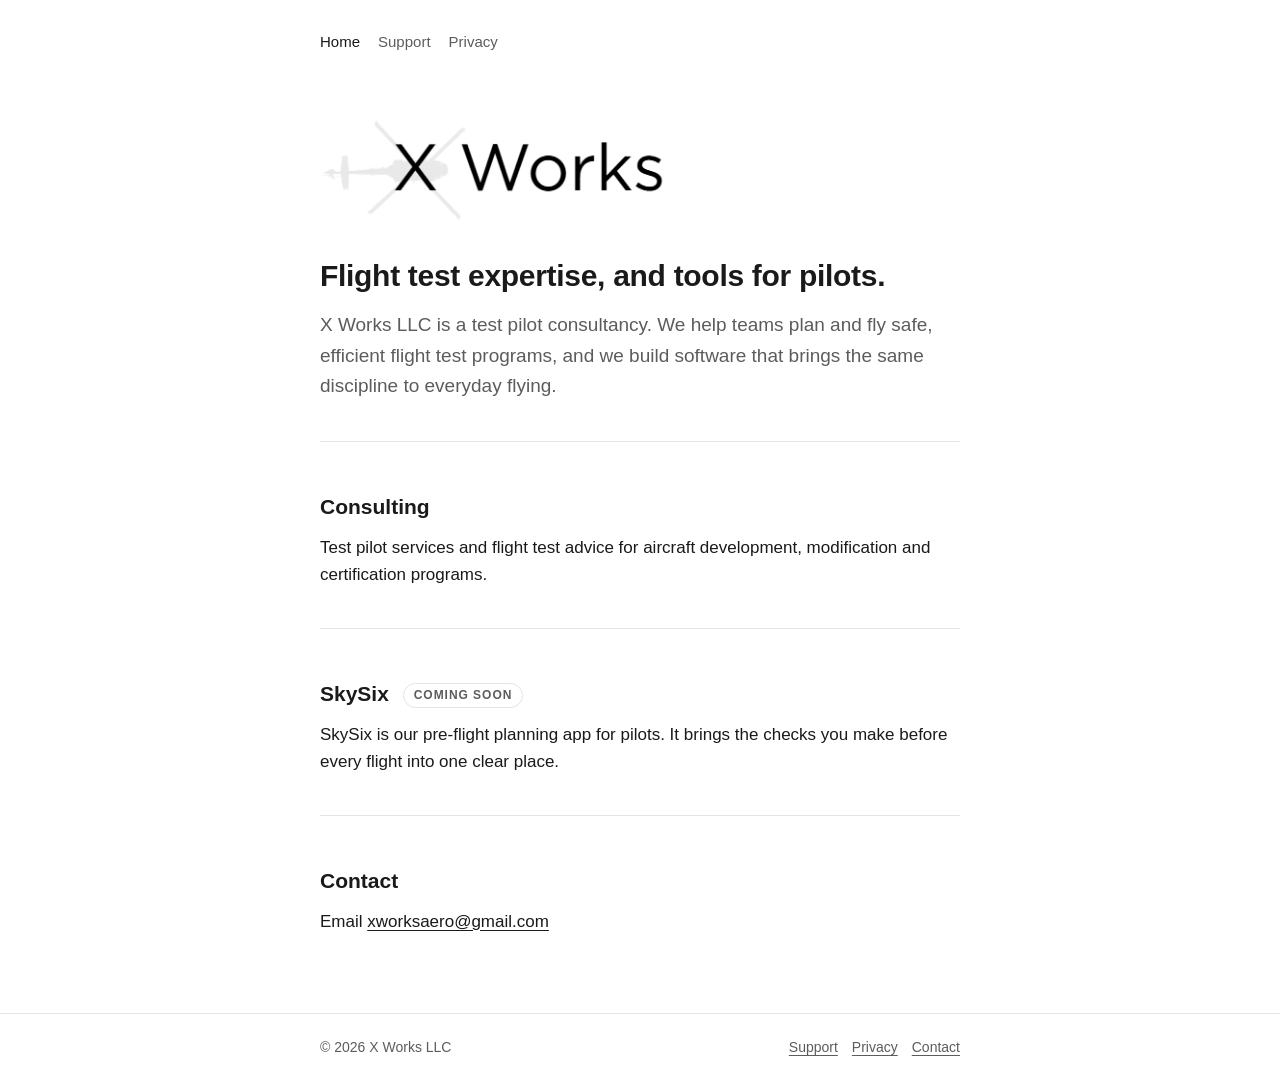
<file: index.html>
<!doctype html>
<html lang="en">
<head>
<meta charset="utf-8">
<meta name="viewport" content="width=device-width, initial-scale=1">
<title>X Works</title>
<meta name="description" content="X Works LLC: test pilot consultancy and maker of the SkySix pre-flight planning app.">
<link rel="icon" href="/favicon.svg" type="image/svg+xml">
<link rel="stylesheet" href="/styles.css">
</head>
<body>
<header class="site"><div class="wrap"><nav><a href="/" aria-current="page">Home</a><a href="/support.html">Support</a><a href="/privacy.html">Privacy</a></nav></div></header>
<main><div class="wrap">
<div class="hero"><img src="/assets/x-works-logo.png" alt="X Works" width="374" height="122"></div>
<h1>Flight test expertise, and tools for pilots.</h1>
<p class="lede">X Works LLC is a test pilot consultancy. We help teams plan and fly safe, efficient flight test programs, and we build software that brings the same discipline to everyday flying.</p>

<section class="block">
<h2>Consulting</h2>
<p>Test pilot services and flight test advice for aircraft development, modification and certification programs.</p>
</section>

<section class="block">
<h2>SkySix <span class="tag">Coming soon</span></h2>
<p>SkySix is our pre-flight planning app for pilots. It brings the checks you make before every flight into one clear place.</p>
</section>

<section class="block">
<h2>Contact</h2>
<p>Email <a href="mailto:xworksaero@gmail.com">xworksaero@gmail.com</a></p>
</section>
</div></main>
<footer class="site"><div class="wrap"><span>&copy; 2026 X Works LLC</span><span><a href="/support.html">Support</a><a href="/privacy.html">Privacy</a><a href="mailto:xworksaero@gmail.com">Contact</a></span></div></footer>
</body>
</html>
</file>
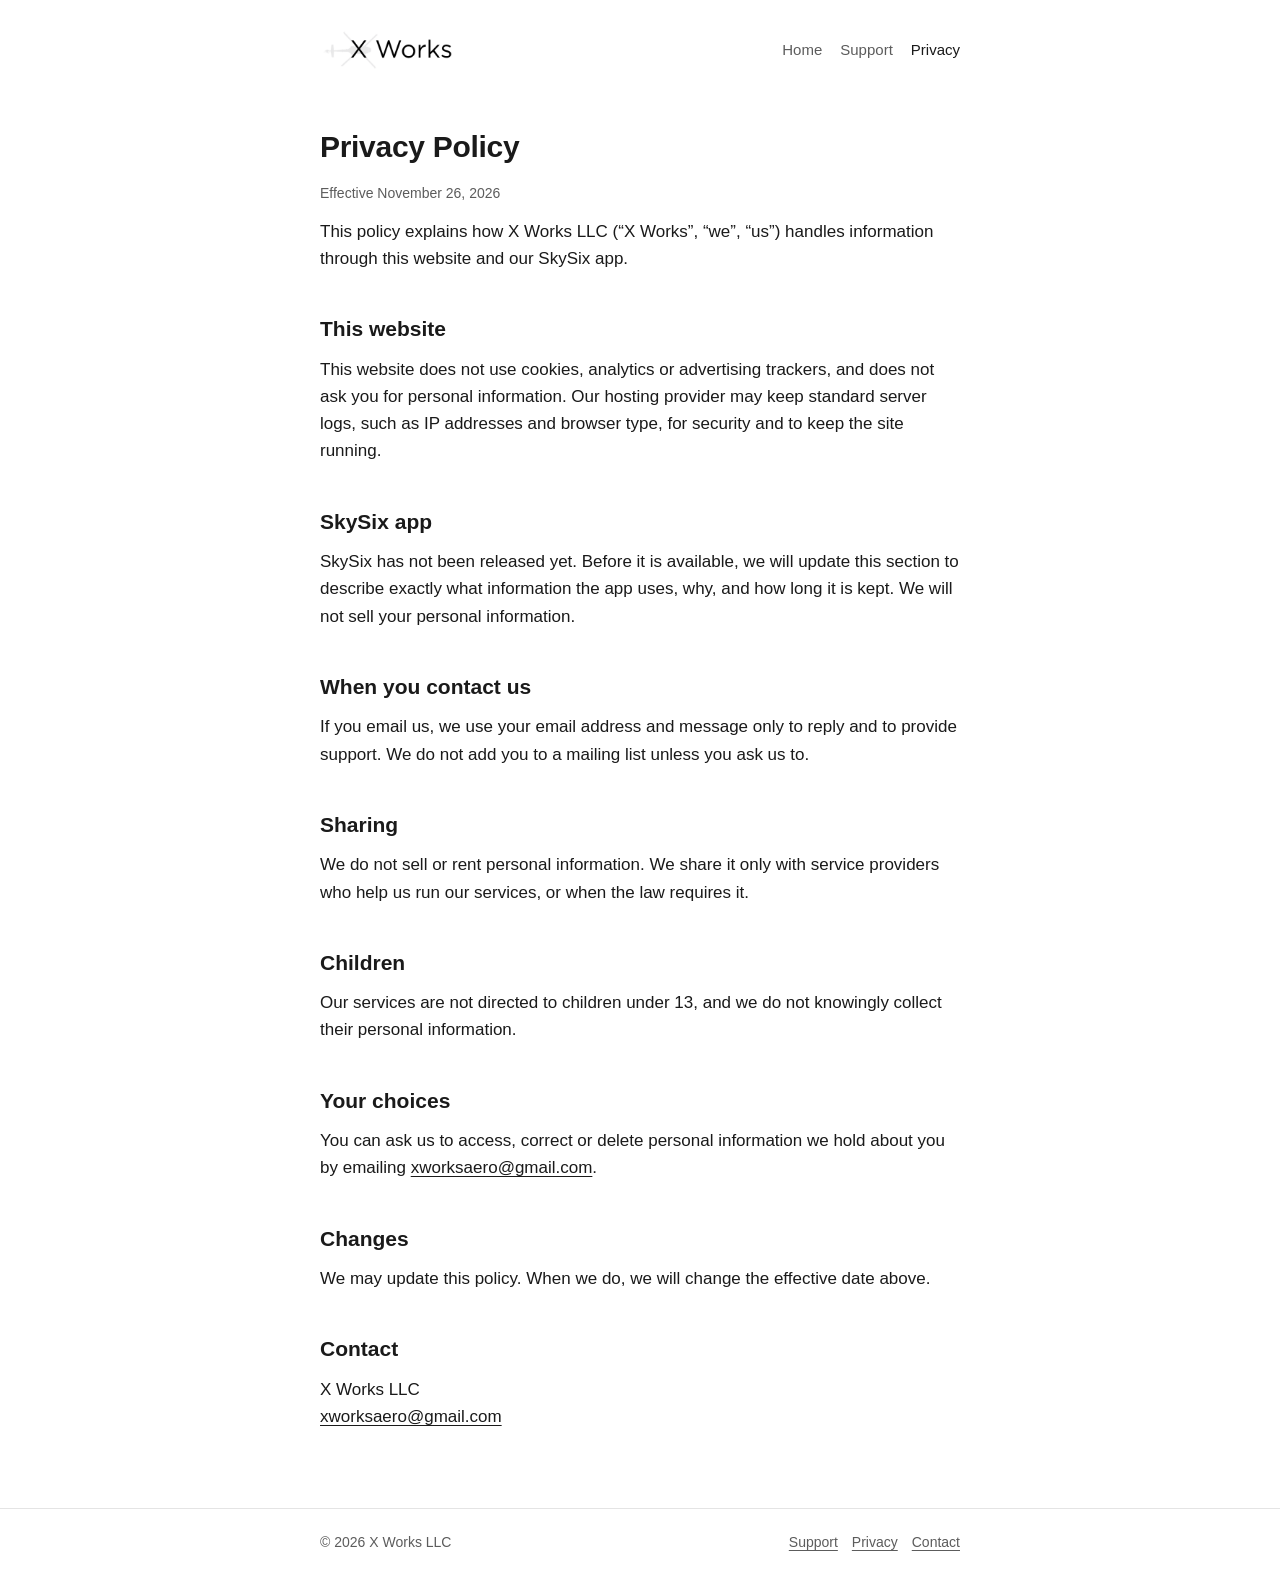
<file: privacy.html>
<!doctype html>
<html lang="en">
<head>
<meta charset="utf-8">
<meta name="viewport" content="width=device-width, initial-scale=1">
<title>Privacy Policy | X Works</title>
<meta name="description" content="Privacy policy for X Works LLC and the SkySix app.">
<link rel="icon" href="/favicon.svg" type="image/svg+xml">
<link rel="stylesheet" href="/styles.css">
</head>
<body>
<header class="site"><div class="wrap"><a href="/"><img src="/assets/x-works-logo.png" alt="X Works" width="374" height="122"></a><nav><a href="/">Home</a><a href="/support.html">Support</a><a href="/privacy.html" aria-current="page">Privacy</a></nav></div></header>
<main><div class="wrap">
<h1>Privacy Policy</h1>
<p class="small">Effective November 26, 2026</p>
<p>This policy explains how X Works LLC (&ldquo;X Works&rdquo;, &ldquo;we&rdquo;, &ldquo;us&rdquo;) handles information through this website and our SkySix app.</p>

<h2>This website</h2>
<p>This website does not use cookies, analytics or advertising trackers, and does not ask you for personal information. Our hosting provider may keep standard server logs, such as IP addresses and browser type, for security and to keep the site running.</p>

<h2>SkySix app</h2>
<p>SkySix has not been released yet. Before it is available, we will update this section to describe exactly what information the app uses, why, and how long it is kept. We will not sell your personal information.</p>

<h2>When you contact us</h2>
<p>If you email us, we use your email address and message only to reply and to provide support. We do not add you to a mailing list unless you ask us to.</p>

<h2>Sharing</h2>
<p>We do not sell or rent personal information. We share it only with service providers who help us run our services, or when the law requires it.</p>

<h2>Children</h2>
<p>Our services are not directed to children under 13, and we do not knowingly collect their personal information.</p>

<h2>Your choices</h2>
<p>You can ask us to access, correct or delete personal information we hold about you by emailing <a href="mailto:xworksaero@gmail.com">xworksaero@gmail.com</a>.</p>

<h2>Changes</h2>
<p>We may update this policy. When we do, we will change the effective date above.</p>

<h2>Contact</h2>
<p>X Works LLC<br><a href="mailto:xworksaero@gmail.com">xworksaero@gmail.com</a></p>
</div></main>
<footer class="site"><div class="wrap"><span>&copy; 2026 X Works LLC</span><span><a href="/support.html">Support</a><a href="/privacy.html">Privacy</a><a href="mailto:xworksaero@gmail.com">Contact</a></span></div></footer>
</body>
</html>
</file>
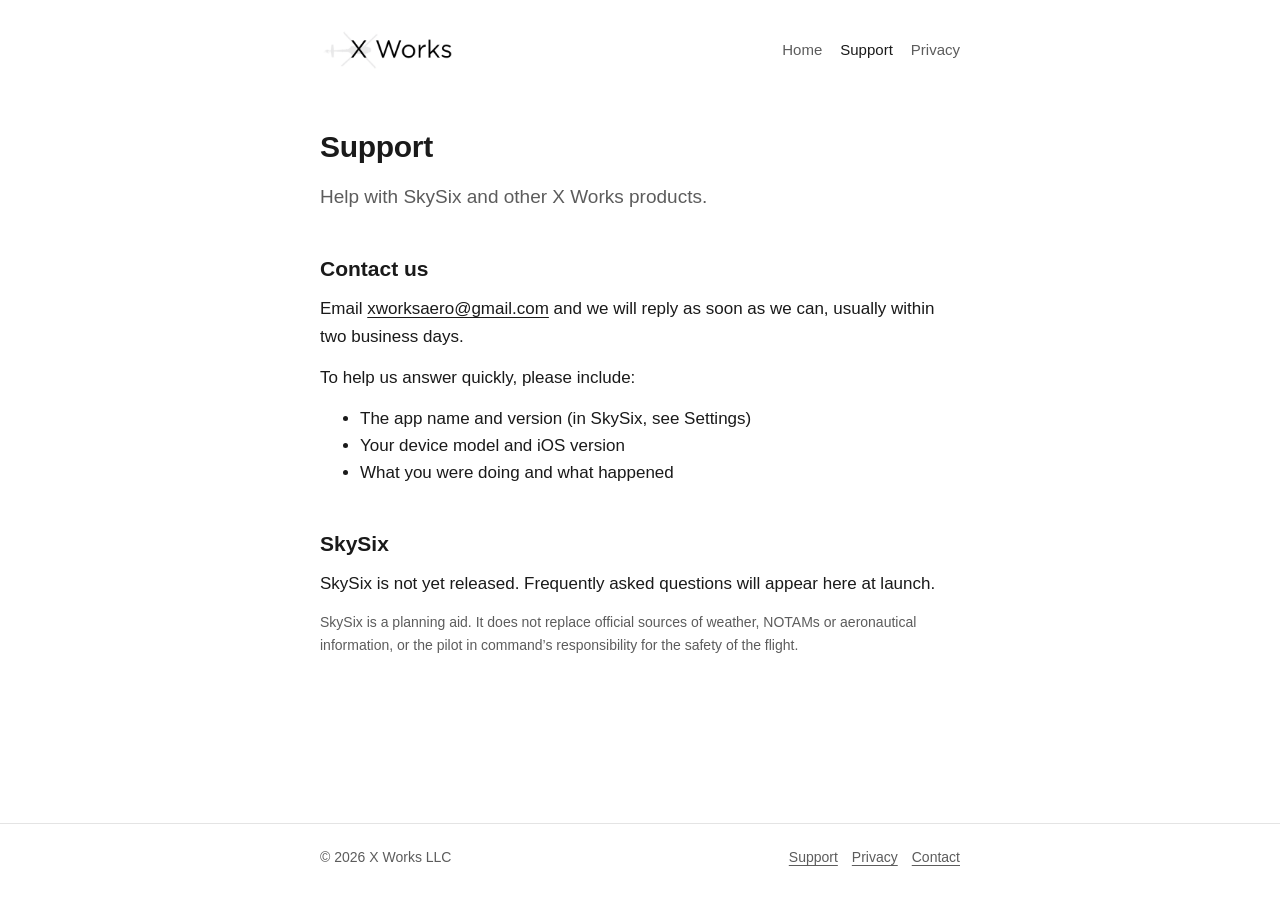
<file: support.html>
<!doctype html>
<html lang="en">
<head>
<meta charset="utf-8">
<meta name="viewport" content="width=device-width, initial-scale=1">
<title>Support | X Works</title>
<meta name="description" content="Support for SkySix and other X Works products.">
<link rel="icon" href="/favicon.svg" type="image/svg+xml">
<link rel="stylesheet" href="/styles.css">
</head>
<body>
<header class="site"><div class="wrap"><a href="/"><img src="/assets/x-works-logo.png" alt="X Works" width="374" height="122"></a><nav><a href="/">Home</a><a href="/support.html" aria-current="page">Support</a><a href="/privacy.html">Privacy</a></nav></div></header>
<main><div class="wrap">
<h1>Support</h1>
<p class="lede">Help with SkySix and other X Works products.</p>
<h2>Contact us</h2>
<p>Email <a href="mailto:xworksaero@gmail.com">xworksaero@gmail.com</a> and we will reply as soon as we can, usually within two business days.</p>
<p>To help us answer quickly, please include:</p>
<ul>
<li>The app name and version (in SkySix, see Settings)</li>
<li>Your device model and iOS version</li>
<li>What you were doing and what happened</li>
</ul>
<h2>SkySix</h2>
<p>SkySix is not yet released. Frequently asked questions will appear here at launch.</p>
<p class="small">SkySix is a planning aid. It does not replace official sources of weather, NOTAMs or aeronautical information, or the pilot in command&rsquo;s responsibility for the safety of the flight.</p>
</div></main>
<footer class="site"><div class="wrap"><span>&copy; 2026 X Works LLC</span><span><a href="/support.html">Support</a><a href="/privacy.html">Privacy</a><a href="mailto:xworksaero@gmail.com">Contact</a></span></div></footer>
</body>
</html>
</file>
<file: styles.css>
:root {
  --bg: #ffffff;
  --text: #1a1a1a;
  --muted: #5c5c5c;
  --line: #e4e4e4;
  --accent: #1a1a1a;
  --max: 680px;
}
* { box-sizing: border-box; }
html { -webkit-text-size-adjust: 100%; }
body {
  margin: 0;
  background: var(--bg);
  color: var(--text);
  font-family: -apple-system, BlinkMacSystemFont, "Segoe UI", Roboto, "Helvetica Neue", Arial, sans-serif;
  font-size: 17px;
  line-height: 1.6;
  display: flex;
  flex-direction: column;
  min-height: 100vh;
}
a { color: var(--accent); text-underline-offset: 3px; }
a:hover { color: var(--muted); }
.wrap { width: 100%; max-width: var(--max); margin: 0 auto; padding: 0 20px; }
header.site { padding: 28px 0 0; }
header.site .wrap { display: flex; align-items: center; justify-content: space-between; gap: 16px; flex-wrap: wrap; }
header.site img { height: 44px; width: auto; display: block; }
nav a { margin-left: 18px; text-decoration: none; color: var(--muted); font-size: 15px; }
nav a:first-child { margin-left: 0; }
nav a:hover, nav a[aria-current="page"] { color: var(--text); }
main { flex: 1; padding: 56px 0 64px; }
.hero img { width: 100%; max-width: 360px; height: auto; display: block; margin: 0 0 28px -8px; }
h1 { font-size: 30px; line-height: 1.25; font-weight: 600; margin: 0 0 16px; letter-spacing: -0.01em; }
h2 { font-size: 21px; font-weight: 600; margin: 40px 0 10px; }
h3 { font-size: 17px; font-weight: 600; margin: 24px 0 6px; }
p, ul { margin: 0 0 14px; }
.lede { font-size: 19px; color: var(--muted); }
section.block { border-top: 1px solid var(--line); margin-top: 40px; padding-top: 8px; }
.tag { display: inline-block; font-size: 12px; font-weight: 600; letter-spacing: 0.08em; text-transform: uppercase; color: var(--muted); border: 1px solid var(--line); border-radius: 999px; padding: 2px 10px; margin-left: 8px; vertical-align: middle; }
.small { font-size: 14px; color: var(--muted); }
footer.site { border-top: 1px solid var(--line); padding: 22px 0 32px; font-size: 14px; color: var(--muted); }
footer.site .wrap { display: flex; justify-content: space-between; gap: 12px; flex-wrap: wrap; }
footer.site a { color: var(--muted); margin-left: 14px; }
footer.site a:first-child { margin-left: 0; }
</file>
